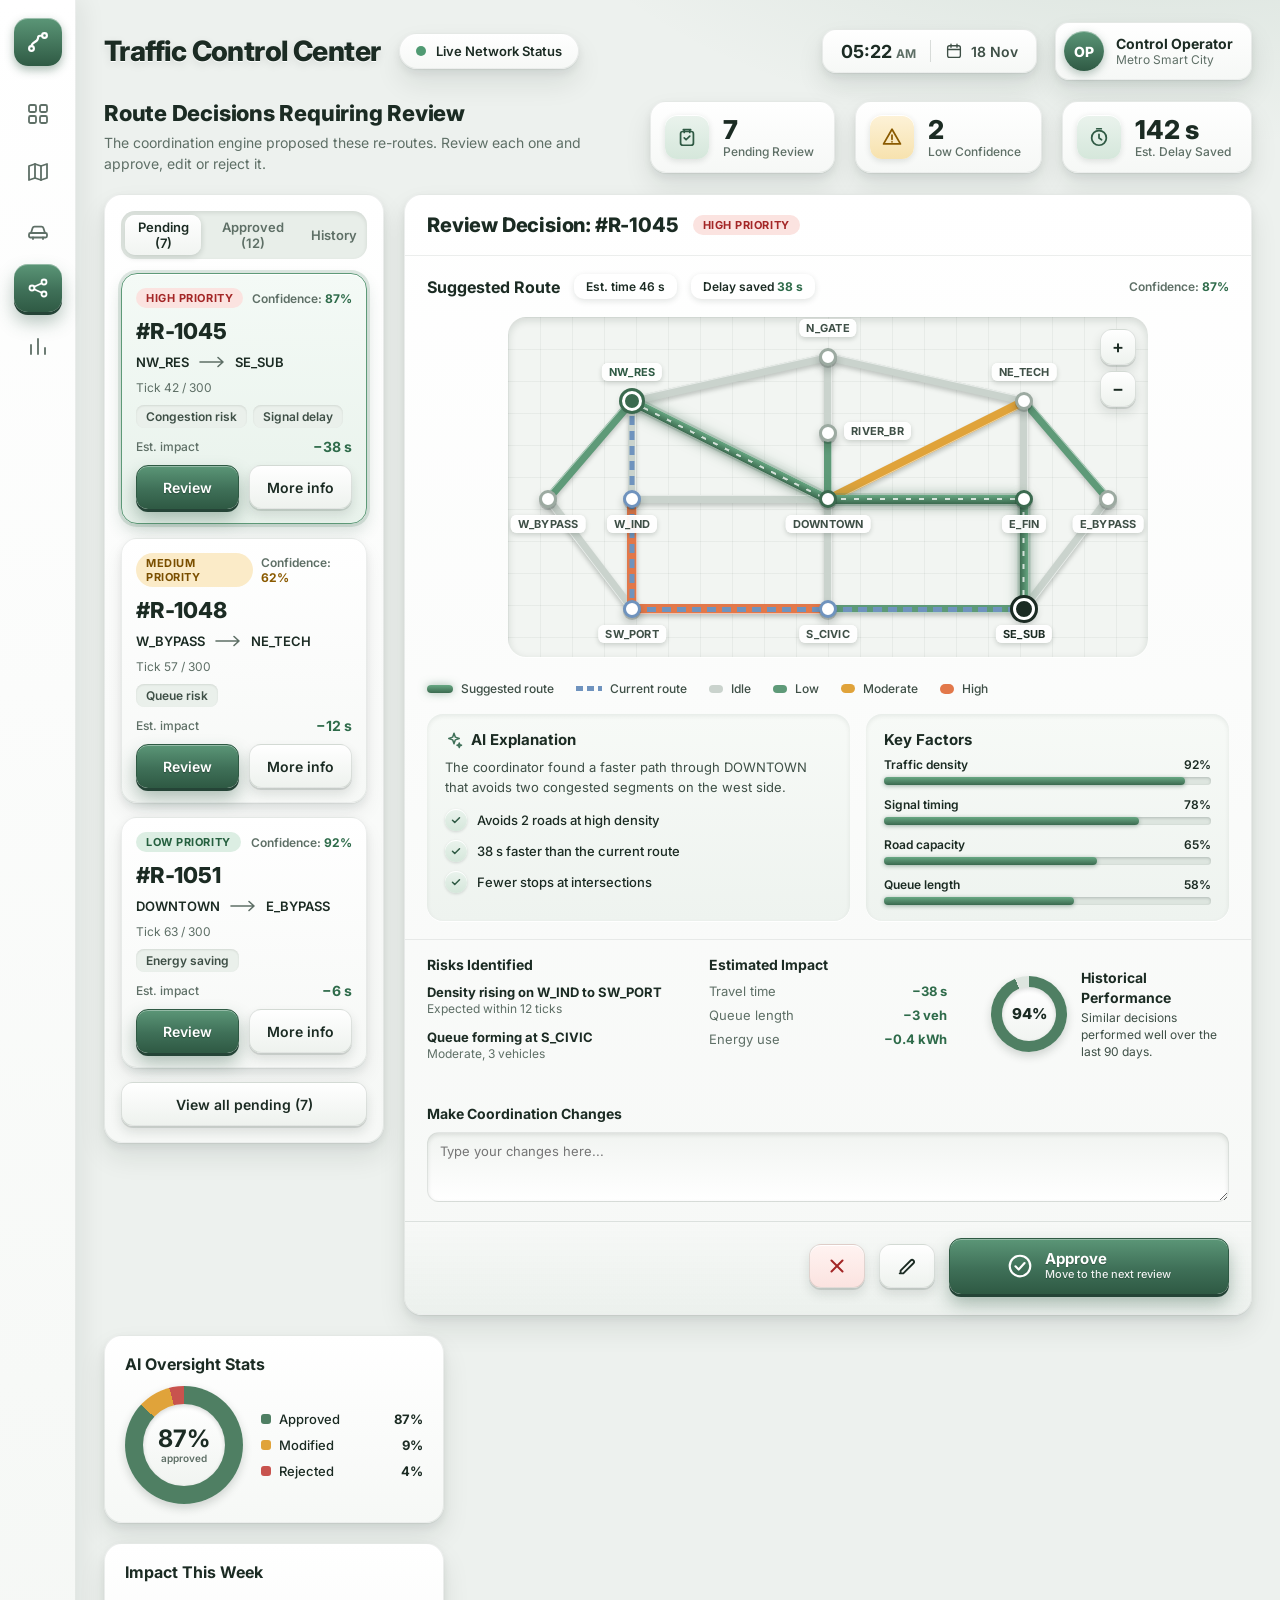
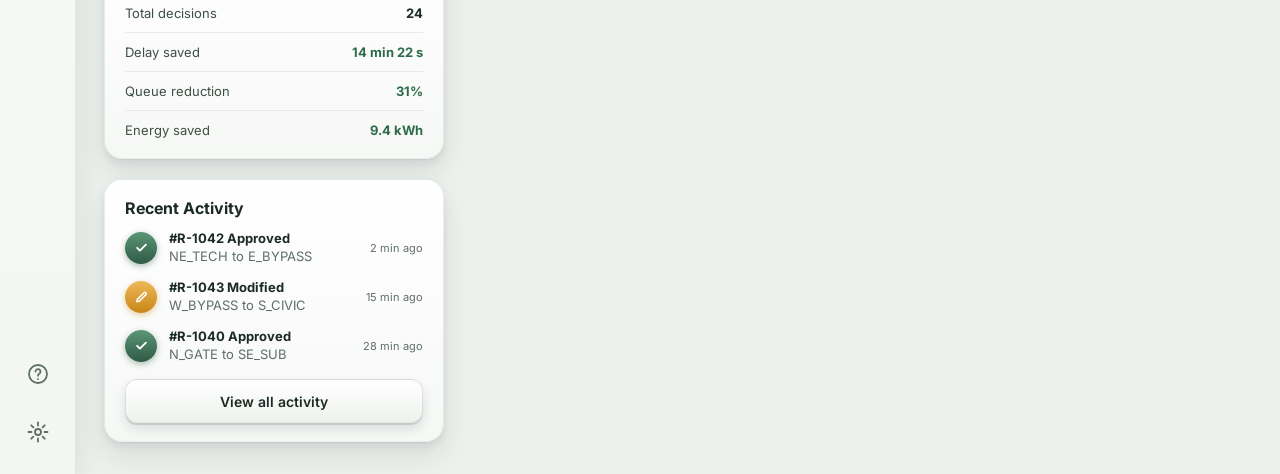
<file: handoff/reference/index.html>
<!doctype html>
<html lang="en">
<head>
<meta charset="utf-8">
<meta name="viewport" content="width=device-width, initial-scale=1">
<title>Traffic Control Center</title>
<link rel="preconnect" href="https://fonts.googleapis.com">
<link href="https://fonts.googleapis.com/css2?family=Inter:wght@400;500;600;700;800&display=swap" rel="stylesheet">
<link rel="stylesheet" href="./styles.css">
</head>
<body>
<!-- Static reference of the target UI. Dynamic regions have ids and are filled by app.js.
     Open this file directly in a browser (no build step) to see the target look. -->
<div class="app">

  <nav class="rail" aria-label="Primary">
    <div class="logo" aria-hidden="true">
      <svg width="26" height="26" viewBox="0 0 24 24" fill="none" stroke="currentColor" stroke-width="2" stroke-linecap="round" stroke-linejoin="round"><circle cx="6" cy="18" r="2.2"/><circle cx="18" cy="6" r="2.2"/><path d="M6 15.8c0-4 6-3.6 6-7.6 0-1.2.8-2 2-2h1.8"/></svg>
    </div>
    <button class="rail-btn" aria-label="Overview"><svg width="24" height="24" viewBox="0 0 24 24" fill="none" stroke="currentColor" stroke-width="1.8" stroke-linecap="round" stroke-linejoin="round" aria-hidden="true"><rect x="3" y="3" width="7" height="7" rx="1.5"/><rect x="14" y="3" width="7" height="7" rx="1.5"/><rect x="3" y="14" width="7" height="7" rx="1.5"/><rect x="14" y="14" width="7" height="7" rx="1.5"/></svg></button>
    <button class="rail-btn" aria-label="Live simulation"><svg width="24" height="24" viewBox="0 0 24 24" fill="none" stroke="currentColor" stroke-width="1.8" stroke-linecap="round" stroke-linejoin="round" aria-hidden="true"><path d="M9 4L3 6v14l6-2 6 2 6-2V4l-6 2-6-2z"/><path d="M9 4v14M15 6v14"/></svg></button>
    <button class="rail-btn" aria-label="Vehicles"><svg width="24" height="24" viewBox="0 0 24 24" fill="none" stroke="currentColor" stroke-width="1.8" stroke-linecap="round" stroke-linejoin="round" aria-hidden="true"><path d="M5 15l1.6-5a2 2 0 011.9-1.4h7a2 2 0 011.9 1.4L19 15"/><rect x="3" y="15" width="18" height="4.5" rx="1.5"/><path d="M7 19.5V21M17 19.5V21"/></svg></button>
    <button class="rail-btn on" aria-label="Coordination" aria-current="page"><svg width="24" height="24" viewBox="0 0 24 24" fill="none" stroke="currentColor" stroke-width="1.8" stroke-linecap="round" stroke-linejoin="round" aria-hidden="true"><circle cx="6" cy="12" r="2.5"/><circle cx="18" cy="6" r="2.5"/><circle cx="18" cy="18" r="2.5"/><path d="M8.2 10.8l7.6-3.6M8.2 13.2l7.6 3.6"/></svg></button>
    <button class="rail-btn" aria-label="Analytics"><svg width="24" height="24" viewBox="0 0 24 24" fill="none" stroke="currentColor" stroke-width="1.8" stroke-linecap="round" stroke-linejoin="round" aria-hidden="true"><path d="M5 20V11M12 20V5M19 20v-6"/></svg></button>
    <div class="rail-gap"></div>
    <button class="rail-btn" aria-label="About"><svg width="24" height="24" viewBox="0 0 24 24" fill="none" stroke="currentColor" stroke-width="1.8" stroke-linecap="round" stroke-linejoin="round" aria-hidden="true"><circle cx="12" cy="12" r="9"/><path d="M9.5 9.6a2.5 2.5 0 114 2c-.9.6-1.5 1-1.5 2.2M12 17h.01"/></svg></button>
    <button class="rail-btn" aria-label="Settings"><svg width="24" height="24" viewBox="0 0 24 24" fill="none" stroke="currentColor" stroke-width="1.8" stroke-linecap="round" stroke-linejoin="round" aria-hidden="true"><circle cx="12" cy="12" r="3"/><path d="M12 2.5v3M12 18.5v3M2.5 12h3M18.5 12h3M5.3 5.3l2.1 2.1M16.6 16.6l2.1 2.1M18.7 5.3l-2.1 2.1M7.4 16.6l-2.1 2.1"/></svg></button>
  </nav>

  <main class="main">
    <header class="topbar">
      <h1>Traffic Control Center</h1>
      <div class="card pill"><span class="dot pulse" aria-hidden="true"></span><span id="live-status">Live Network Status</span></div>
      <div class="spacer"></div>
      <div class="card capsule">
        <span class="time" id="clock">05:22 <small>AM</small></span>
        <span class="sep" aria-hidden="true"></span>
        <span class="date"><svg width="18" height="18" viewBox="0 0 24 24" fill="none" stroke="currentColor" stroke-width="1.8" stroke-linecap="round" stroke-linejoin="round" aria-hidden="true"><rect x="3.5" y="5" width="17" height="15.5" rx="2.5"/><path d="M3.5 10h17M8 3v4M16 3v4"/></svg><span id="date">18 Nov</span></span>
      </div>
      <div class="card profile">
        <span class="avatar" aria-hidden="true">OP</span>
        <span class="who"><strong>Control Operator</strong><span>Metro Smart City</span></span>
      </div>
    </header>

    <div class="intro">
      <div class="intro-text">
        <h2>Route Decisions Requiring Review</h2>
        <p>The coordination engine proposed these re-routes. Review each one and approve, edit or reject it.</p>
      </div>
      <div class="card kpi lift"><span class="kpi-icon" aria-hidden="true"><svg width="22" height="22" viewBox="0 0 24 24" fill="none" stroke="currentColor" stroke-width="1.9" stroke-linecap="round" stroke-linejoin="round"><path d="M8 4h8M9 4v3M15 4v3"/><rect x="5" y="6" width="14" height="15" rx="2.5"/><path d="M9 13l2 2 4-4"/></svg></span><span class="kpi-text"><b id="kpi-pending">7</b><span>Pending Review</span></span></div>
      <div class="card kpi lift"><span class="kpi-icon warn" aria-hidden="true"><svg width="22" height="22" viewBox="0 0 24 24" fill="none" stroke="currentColor" stroke-width="1.9" stroke-linecap="round" stroke-linejoin="round"><path d="M12 3.5L2.8 19.5h18.4L12 3.5z"/><path d="M12 10v4.5M12 17.2h.01"/></svg></span><span class="kpi-text"><b id="kpi-low">2</b><span>Low Confidence</span></span></div>
      <div class="card kpi lift"><span class="kpi-icon" aria-hidden="true"><svg width="22" height="22" viewBox="0 0 24 24" fill="none" stroke="currentColor" stroke-width="1.9" stroke-linecap="round" stroke-linejoin="round"><circle cx="12" cy="13" r="8"/><path d="M12 9v4.2l2.8 1.8M9.5 3h5"/></svg></span><span class="kpi-text"><b id="kpi-saved">142 s</b><span>Est. Delay Saved</span></span></div>
    </div>

    <div class="grid">
      <!-- LEFT: decision list -->
      <section class="card list" aria-label="Decision list">
        <div class="tabs" id="tabs"></div>
        <div class="cards" id="cards"></div>
        <button class="key full">View all pending (<span id="pending-count">7</span>)</button>
      </section>

      <!-- CENTER: review -->
      <section class="card review" aria-label="Review decision">
        <div class="review-head">
          <h3>Review Decision: #<span id="r-id"></span></h3>
          <span class="badge" id="r-pri"></span>
          <span class="badge status" id="r-status" hidden></span>
        </div>

        <div class="map-body">
          <div class="map-head">
            <h4>Suggested Route</h4>
            <span class="chip">Est. time <span id="r-time"></span></span>
            <span class="chip">Delay saved <b id="r-saved"></b></span>
            <div class="spacer"></div>
            <span class="conf">Confidence: <b id="r-conf"></b></span>
          </div>

          <div class="map-scroll">
            <div class="map" id="map" role="img" aria-label="Road network map: suggested route in green, current route as a blue dashed line">
              <div class="layer" id="map-roads"></div>
              <div id="map-nodes"></div>
              <div id="map-labels"></div>
              <div class="zoom">
                <button class="key" aria-label="Zoom in">+</button>
                <button class="key" aria-label="Zoom out">&minus;</button>
              </div>
            </div>
          </div>

          <div class="legend">
            <span><i style="width:26px;height:8px;background:linear-gradient(180deg,#68A883,#3B6A4F);box-shadow:0 0 8px rgba(79,127,99,.5)"></i>Suggested route</span>
            <span><i style="width:26px;height:5px;border-radius:0;background-image:repeating-linear-gradient(90deg,#6F93BE 0 7px,transparent 7px 11px)"></i>Current route</span>
            <span><i style="width:14px;height:8px;background:var(--road-idle)"></i>Idle</span>
            <span><i style="width:14px;height:8px;background:var(--road-low)"></i>Low</span>
            <span><i style="width:14px;height:9px;background:var(--road-moderate)"></i>Moderate</span>
            <span><i style="width:14px;height:10px;background:var(--road-high)"></i>High</span>
          </div>
        </div>

        <div class="insight">
          <div class="sunk panel">
            <h4><svg width="18" height="18" viewBox="0 0 24 24" fill="none" stroke="#3F7058" stroke-width="2" stroke-linecap="round" stroke-linejoin="round" aria-hidden="true"><path d="M12 3l1.8 5.2L19 10l-5.2 1.8L12 17l-1.8-5.2L5 10l5.2-1.8L12 3zM19 16l.8 2.2L22 19l-2.2.8L19 22l-.8-2.2L16 19l2.2-.8L19 16z"/></svg>AI Explanation</h4>
            <p id="r-expl"></p>
            <ul class="bullets" id="r-bullets"></ul>
          </div>
          <div class="sunk panel narrow">
            <h4>Key Factors</h4>
            <div class="factors" id="r-factors"></div>
          </div>
        </div>

        <div class="strip">
          <div class="cell"><h4>Risks Identified</h4><div id="r-risks"></div></div>
          <div class="cell"><h4>Estimated Impact</h4><div id="r-impact"></div></div>
          <div class="cell hist">
            <div class="donut" id="r-hist" style="width:76px;height:76px"><div style="width:54px;height:54px;font-size:15px" id="r-hist-n"></div></div>
            <div class="text"><strong>Historical Performance</strong>Similar decisions performed well over the last 90 days.</div>
          </div>
          <div class="cell wide">
            <label for="changes">Make Coordination Changes</label>
            <textarea id="changes" rows="3" placeholder="Type your changes here..."></textarea>
          </div>
        </div>

        <div class="actions">
          <button class="key square danger" id="btn-reject" aria-label="Reject decision"><svg width="22" height="22" viewBox="0 0 24 24" fill="none" stroke="currentColor" stroke-width="2.2" stroke-linecap="round" aria-hidden="true"><path d="M6 6l12 12M18 6L6 18"/></svg></button>
          <button class="key square" id="btn-edit" aria-label="Edit decision"><svg width="22" height="22" viewBox="0 0 24 24" fill="none" stroke="currentColor" stroke-width="2" stroke-linecap="round" stroke-linejoin="round" aria-hidden="true"><path d="M4 20h4L19 9a2.1 2.1 0 00-3-3L5 17v3z"/></svg></button>
          <button class="key go approve" id="btn-approve">
            <svg width="26" height="26" viewBox="0 0 24 24" fill="none" stroke="currentColor" stroke-width="2" stroke-linecap="round" stroke-linejoin="round" aria-hidden="true"><circle cx="12" cy="12" r="9.5"/><path d="M7.8 12.3l3 3 5.4-6"/></svg>
            <span class="t"><strong id="approve-label">Approve</strong><span id="approve-sub">Move to the next review</span></span>
          </button>
        </div>
      </section>

      <!-- RIGHT: stats -->
      <aside class="side" aria-label="Oversight statistics">
        <section class="card">
          <h3>AI Oversight Stats</h3>
          <div class="stats">
            <div class="donut" style="width:118px;height:118px;background:conic-gradient(#4F7F63 0 87%,#E0A33A 87% 96%,#C8534E 96% 100%)">
              <div style="width:82px;height:82px"><strong style="font-size:24px">87%</strong><span style="font-size:10px;font-weight:600;color:var(--muted)">approved</span></div>
            </div>
            <div class="legend-col">
              <div><i style="background:#4F7F63"></i><span>Approved</span><b>87%</b></div>
              <div><i style="background:#E0A33A"></i><span>Modified</span><b>9%</b></div>
              <div><i style="background:#C8534E"></i><span>Rejected</span><b>4%</b></div>
            </div>
          </div>
        </section>
        <section class="card">
          <h3>Impact This Week</h3>
          <div class="rows">
            <div><span>Total decisions</span><b>24</b></div>
            <div><span>Delay saved</span><b class="g">14 min 22 s</b></div>
            <div><span>Queue reduction</span><b class="g">31%</b></div>
            <div><span>Energy saved</span><b class="g">9.4 kWh</b></div>
          </div>
        </section>
        <section class="card">
          <h3>Recent Activity</h3>
          <ul class="activity" id="activity"></ul>
          <button class="key full" style="margin-top:16px">View all activity</button>
        </section>
      </aside>
    </div>
  </main>
</div>
<script src="./app.js"></script>
</body>
</html>
</file>
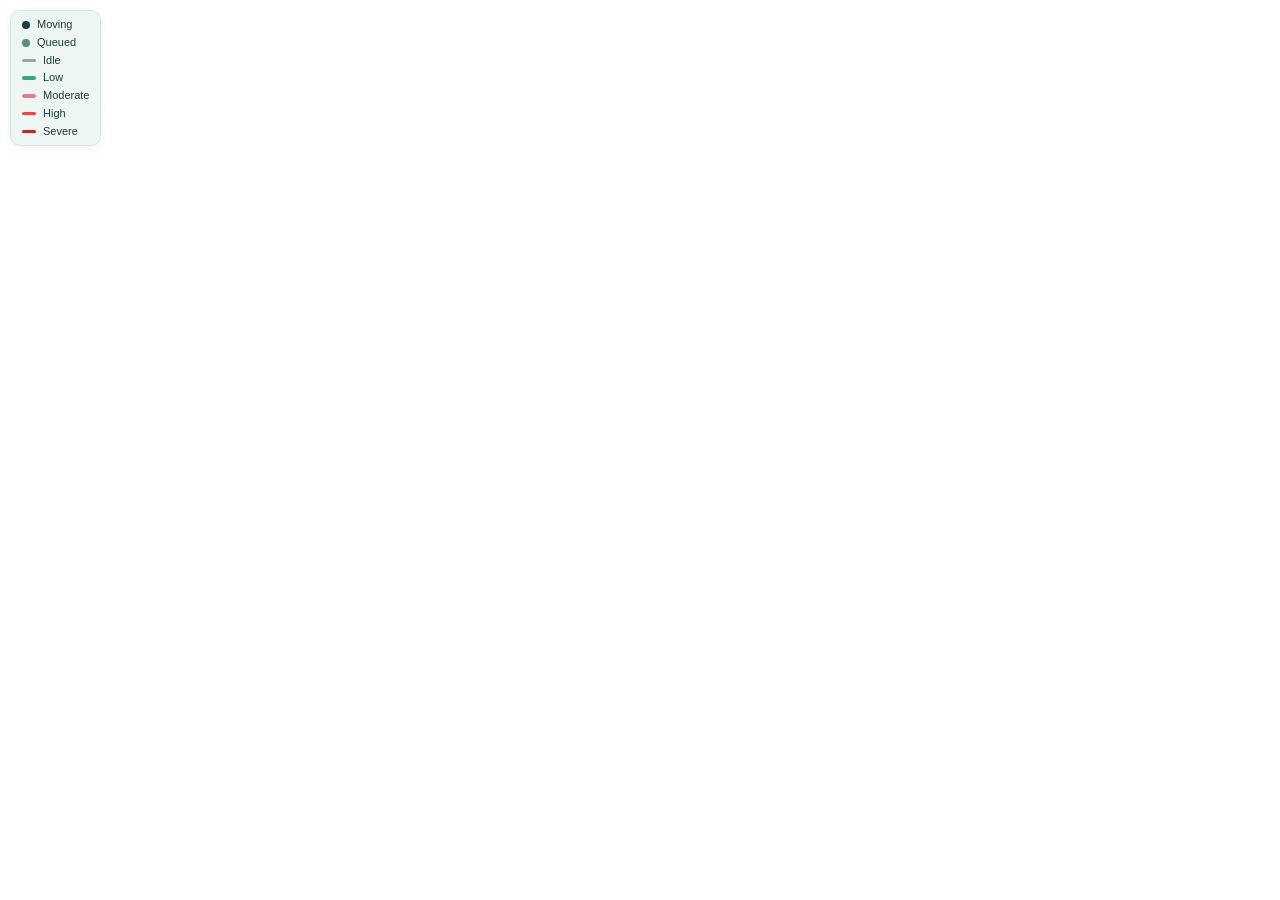
<file: visualization/live_map_component/index.html>
<!DOCTYPE html>
<html lang="en">
<head>
<meta charset="utf-8" />
<meta name="viewport" content="width=device-width, initial-scale=1.0" />
<style>
  * { box-sizing: border-box; margin: 0; padding: 0; }
  html, body {
    width: 100%;
    height: 100%;
    overflow: hidden;
    background: #FFFFFF;
    font-family: 'Inter', -apple-system, BlinkMacSystemFont, 'Segoe UI', sans-serif;
    user-select: none;
  }
  #wrap {
    position: relative;
    width: 100%;
    height: 100%;
    background: #FFFFFF;
    border-radius: 10px;
    overflow: hidden;
  }
  svg#city-svg {
    width: 100%;
    height: 100%;
    display: block;
    background: #FFFFFF;
  }
  .road-seg {
    stroke-linecap: round;
    transition: stroke 0.35s ease, stroke-width 0.35s ease, opacity 0.25s ease;
    cursor: pointer;
  }
  .road-shadow {
    stroke-linecap: round;
    pointer-events: none;
  }
  .road-label {
    font-size: 10px;
    font-weight: 600;
    fill: #536963;
    text-anchor: middle;
    dominant-baseline: central;
    pointer-events: none;
    paint-order: stroke fill;
    stroke: #FFFFFF;
    stroke-width: 3px;
    stroke-linejoin: round;
  }
  .node-circle {
    fill: #FFFFFF;
    stroke: #1F3D3A;
    stroke-width: 2.4px;
    cursor: pointer;
    transition: r 0.15s ease;
  }
  .node-circle:hover {
    stroke-width: 3.2px;
  }
  .node-label-bg {
    fill: #D9EDE5;
    stroke: #D7E6DF;
    stroke-width: 1px;
    rx: 5px;
    ry: 5px;
    pointer-events: none;
  }
  .node-label-txt {
    font-size: 10.5px;
    font-weight: 700;
    fill: #1F3D3A;
    text-anchor: middle;
    dominant-baseline: central;
    pointer-events: none;
  }
  .veh-group {
    cursor: pointer;
  }
  #legend {
    position: absolute;
    left: 10px;
    top: 10px;
    background: rgba(237, 246, 243, 0.94);
    border: 1px solid #D7E6DF;
    border-radius: 10px;
    padding: 7px 11px;
    font-size: 11px;
    color: #1F3D3A;
    display: flex;
    flex-direction: column;
    gap: 4px;
    box-shadow: 0 2px 8px rgba(31, 61, 58, 0.06);
    pointer-events: none;
  }
  .leg-row {
    display: flex;
    align-items: center;
    gap: 7px;
    line-height: 1.25;
    font-weight: 500;
  }
  .leg-dot {
    width: 8px;
    height: 8px;
    border-radius: 50%;
    flex-shrink: 0;
  }
  .leg-line {
    width: 14px;
    height: 3.5px;
    border-radius: 2px;
    flex-shrink: 0;
  }
  #tooltip {
    position: absolute;
    display: none;
    pointer-events: none;
    z-index: 20;
    max-width: 270px;
    background: #FFFFFF;
    border: 1px solid #D7E6DF;
    border-left: 3.5px solid #34A58A;
    border-radius: 9px;
    padding: 8px 10px;
    font-size: 11.5px;
    line-height: 1.45;
    color: #1F3D3A;
    box-shadow: 0 6px 16px rgba(31, 61, 58, 0.12);
  }
  #tooltip.alert {
    border-left-color: #E5484D;
  }
</style>
</head>
<body>
<div id="wrap">
  <svg id="city-svg" preserveAspectRatio="xMidYMid meet">
    <g id="layer-shadows"></g>
    <g id="layer-roads"></g>
    <g id="layer-road-labels"></g>
    <g id="layer-nodes"></g>
    <g id="layer-vehicles"></g>
    <g id="layer-node-labels"></g>
  </svg>
  <div id="legend">
    <div class="leg-row"><span class="leg-dot" style="background:#1F3D3A;"></span>Moving</div>
    <div class="leg-row"><span class="leg-dot" style="background:#5A8F7B;"></span>Queued</div>
    <div class="leg-row"><span class="leg-line" style="background:#98A6A1;"></span>Idle</div>
    <div class="leg-row"><span class="leg-line" style="background:#34A58A;"></span>Low</div>
    <div class="leg-row"><span class="leg-line" style="background:#E87C80;"></span>Moderate</div>
    <div class="leg-row"><span class="leg-line" style="background:#E5484D;"></span>High</div>
    <div class="leg-row"><span class="leg-line" style="background:#B8292E;"></span>Severe</div>
  </div>
  <div id="tooltip"></div>
</div>

<script>
(function () {
  const SVG_NS = "http://www.w3.org/2000/svg";
  const svg = document.getElementById("city-svg");
  const layerShadows = document.getElementById("layer-shadows");
  const layerRoads = document.getElementById("layer-roads");
  const layerRoadLabels = document.getElementById("layer-road-labels");
  const layerNodes = document.getElementById("layer-nodes");
  const layerVehicles = document.getElementById("layer-vehicles");
  const layerNodeLabels = document.getElementById("layer-node-labels");
  const tooltip = document.getElementById("tooltip");

  let currentTopoSig = "";
  let currentHeight = 390;
  let lastTick = -1;
  let roadEls = {};        // road_id -> { line, shadow, label, hoverHtml }
  let nodePositions = {};  // node_id -> { x, y }
  let vehPool = {};        // vehicle_id -> { g, halo, core, arrow, x, y, sx, sy, tx, ty, angle, sAngle, tAngle, hoverHtml, isWaiting }
  let animStart = 0;
  let animDur = 900;
  let rafId = null;

  function postToStreamlit(type, extra) {
    window.parent.postMessage(Object.assign({ isStreamlitMessage: true, type: type }, extra || {}), "*");
  }

  function el(tag, attrs) {
    const node = document.createElementNS(SVG_NS, tag);
    if (attrs) {
      for (const k in attrs) node.setAttribute(k, attrs[k]);
    }
    return node;
  }

  function showTip(evt, html, isAlert) {
    tooltip.innerHTML = html;
    tooltip.className = isAlert ? "alert" : "";
    tooltip.style.display = "block";
    const rect = document.getElementById("wrap").getBoundingClientRect();
    let left = evt.clientX - rect.left + 14;
    let top = evt.clientY - rect.top + 14;
    if (left + 250 > rect.width) left = Math.max(8, evt.clientX - rect.left - 250);
    if (top + 110 > rect.height) top = Math.max(8, evt.clientY - rect.top - 105);
    tooltip.style.left = left + "px";
    tooltip.style.top = top + "px";
  }

  function hideTip() {
    tooltip.style.display = "none";
  }

  function buildTransform(nodes, heightPx) {
    const W = 860;
    const H = Math.max(320, Math.round(heightPx * (860 / 920)));
    svg.setAttribute("viewBox", "0 0 " + W + " " + H);

    let minX = Infinity, maxX = -Infinity, minY = Infinity, maxY = -Infinity;
    nodes.forEach(n => {
      if (n.x < minX) minX = n.x;
      if (n.x > maxX) maxX = n.x;
      if (n.y < minY) minY = n.y;
      if (n.y > maxY) maxY = n.y;
    });
    const spanX = Math.max(1, maxX - minX);
    const spanY = Math.max(1, maxY - minY);
    const padLeft = 175, padRight = 115, padTop = 52, padBot = 52;
    const availW = W - padLeft - padRight;
    const availH = H - padTop - padBot;
    const scale = Math.min(availW / spanX, availH / spanY);
    const cx = padLeft + (availW - spanX * scale) / 2;
    const cy = padTop + (availH - spanY * scale) / 2;

    return function (x, y) {
      return {
        x: cx + (x - minX) * scale,
        // Invert Y so higher simulation north sits near top
        y: cy + (maxY - y) * scale,
        scale: scale
      };
    };
  }

  function buildStaticNetwork(args) {
    const nodes = args.nodes || [];
    const roads = args.roads || [];
    const h = args.height || 390;
    const project = buildTransform(nodes, h);

    layerShadows.innerHTML = "";
    layerRoads.innerHTML = "";
    layerRoadLabels.innerHTML = "";
    layerNodes.innerHTML = "";
    layerNodeLabels.innerHTML = "";
    roadEls = {};
    nodePositions = {};

    let minX = Infinity, maxX = -Infinity, minY = Infinity, maxY = -Infinity;
    nodes.forEach(n => {
      const p = project(n.x, n.y);
      nodePositions[n.id] = { x: p.x, y: p.y, rawX: n.x, rawY: n.y, name: n.name, connected: n.connected };
      if (p.x < minX) minX = p.x;
      if (p.x > maxX) maxX = p.x;
      if (p.y < minY) minY = p.y;
      if (p.y > maxY) maxY = p.y;
    });
    const midX = (minX + maxX) / 2;

    // 1. Static Road Segments & Shadows (drawn once per topology!)
    roads.forEach(r => {
      const u = nodePositions[r.from];
      const v = nodePositions[r.to];
      if (!u || !v) return;
      const dx = v.x - u.x, dy = v.y - u.y;
      const len = Math.hypot(dx, dy) || 1;
      // Mirror _offset_segment normal: raw Y was flipped so visual right-hand offset separates bidirectional lanes cleanly
      const laneOffset = 9.5;
      const nx = (dy / len) * laneOffset;
      const ny = (-dx / len) * laneOffset;
      const x0 = u.x + nx, y0 = u.y + ny;
      const x1 = v.x + nx, y1 = v.y + ny;

      const shadow = el("line", {
        x1: x0 + 2.2, y1: y0 + 3.2, x2: x1 + 2.2, y2: y1 + 3.2,
        stroke: "rgba(31, 61, 58, 0.08)",
        "stroke-width": 5,
        class: "road-shadow"
      });
      layerShadows.appendChild(shadow);

      const line = el("line", {
        x1: x0, y1: y0, x2: x1, y2: y1,
        stroke: r.color,
        "stroke-width": r.width,
        class: "road-seg"
      });
      line.addEventListener("mousemove", (evt) => showTip(evt, roadEls[r.id].hoverHtml, r.isAlert));
      line.addEventListener("mouseleave", hideTip);
      layerRoads.appendChild(line);

      const lbl = el("text", {
        x: (x0 + x1) / 2,
        y: (y0 + y1) / 2,
        class: "road-label"
      });
      lbl.textContent = r.label || "";
      lbl.style.display = r.label ? "block" : "none";
      layerRoadLabels.appendChild(lbl);

      roadEls[r.id] = {
        line: line,
        shadow: shadow,
        label: lbl,
        x0: x0, y0: y0, x1: x1, y1: y1,
        hoverHtml: r.hover
      };
    });

    // 2. Static Intersection Nodes & Labels
    nodes.forEach(n => {
      const p = nodePositions[n.id];
      const c = el("circle", { cx: p.x, cy: p.y, r: 7.5, class: "node-circle" });
      const nodeTip = "<b>" + n.name + "</b> (" + n.id + ")<br>Connected segments: " + n.connected;
      c.addEventListener("mousemove", (evt) => showTip(evt, nodeTip, false));
      c.addEventListener("mouseleave", hideTip);
      layerNodes.appendChild(c);

      let dx = 0, dy = 21;
      if (p.y <= minY + 30) { dx = 0; dy = -21; }
      else if (p.y >= maxY - 30) { dx = 0; dy = 21; }
      else if (p.x <= minX + 45) { dx = -48; dy = 0; }
      else if (p.x >= maxX - 45) { dx = 48; dy = 0; }
      else { dx = p.x >= midX ? 28 : -28; dy = -18; }

      const lx = p.x + dx, ly = p.y + dy;
      const tw = Math.max(46, n.id.length * 7.2 + 12);
      const bg = el("rect", { x: lx - tw / 2, y: ly - 9.5, width: tw, height: 19, class: "node-label-bg" });
      const txt = el("text", { x: lx, y: ly, class: "node-label-txt" });
      txt.textContent = n.id;
      layerNodeLabels.appendChild(bg);
      layerNodeLabels.appendChild(txt);
    });
  }

  function updateRoadsInPlace(roads, showLabels) {
    roads.forEach(r => {
      const entry = roadEls[r.id];
      if (!entry) return;
      entry.line.setAttribute("stroke", r.color);
      entry.line.setAttribute("stroke-width", r.width);
      entry.shadow.setAttribute("stroke-width", r.width + 2.6);
      entry.hoverHtml = r.hover;
      if (showLabels && r.label) {
        entry.label.textContent = r.label;
        entry.label.style.display = "block";
      } else {
        entry.label.style.display = "none";
      }
    });
  }

  function lerpAngle(a, b, t) {
    let diff = ((b - a + 540) % 360) - 180;
    return a + diff * t;
  }

  function stepAnimation(now) {
    const t = Math.min(1, (now - animStart) / Math.max(1, animDur));
    // Smooth linear-eased interpolation matching continuous vehicle motion
    const ease = t;
    let activeMotion = false;

    for (const vid in vehPool) {
      const v = vehPool[vid];
      const cx = v.sx + (v.tx - v.sx) * ease;
      const cy = v.sy + (v.ty - v.sy) * ease;
      const ca = lerpAngle(v.sAngle, v.tAngle, ease);
      v.x = cx;
      v.y = cy;
      v.angle = ca;
      v.g.setAttribute("transform", "translate(" + cx.toFixed(2) + "," + cy.toFixed(2) + ")");
      v.arrow.setAttribute("transform", "rotate(" + ca.toFixed(1) + ") translate(0, -10.5)");
      if (t < 1 && (Math.abs(v.tx - v.sx) > 0.2 || Math.abs(v.ty - v.sy) > 0.2)) {
        activeMotion = true;
      }
    }

    if (activeMotion && t < 1) {
      rafId = requestAnimationFrame(stepAnimation);
    } else {
      rafId = null;
    }
  }

  function updateVehiclesInPlace(vehicles, snapImmediate) {
    const incomingIds = new Set();

    vehicles.forEach(v => {
      incomingIds.add(v.id);
      let tx = null, ty = null, targetAngle = 0;

      if (v.roadId && roadEls[v.roadId]) {
        const seg = roadEls[v.roadId];
        const ratio = Math.max(0, Math.min(1, v.progress));
        tx = seg.x0 + (seg.x1 - seg.x0) * ratio;
        ty = seg.y0 + (seg.y1 - seg.y0) * ratio;
        targetAngle = Math.atan2(seg.x1 - seg.x0, -(seg.y1 - seg.y0)) * 180 / Math.PI;
      } else if (v.nodeId && nodePositions[v.nodeId]) {
        const np = nodePositions[v.nodeId];
        tx = np.x;
        ty = np.y;
        if (v.nextNodeId && nodePositions[v.nextNodeId]) {
          const nxt = nodePositions[v.nextNodeId];
          targetAngle = Math.atan2(nxt.x - np.x, -(nxt.y - np.y)) * 180 / Math.PI;
        }
      }
      if (tx === null) return;

      const coreColor = v.waiting ? "#5A8F7B" : "#1F3D3A";
      const haloColor = v.waiting ? "#5A8F7B" : "#34A58A";

      let obj = vehPool[v.id];
      if (!obj) {
        const g = el("g", { class: "veh-group", transform: "translate(" + tx + "," + ty + ")" });
        const halo = el("circle", { cx: 0, cy: 0, r: 9.5, fill: haloColor, opacity: "0.26" });
        const core = el("circle", { cx: 0, cy: 0, r: 4.8, fill: coreColor, stroke: "#FFFFFF", "stroke-width": "1.6" });
        const arrow = el("polygon", {
          points: "0,-3.2 2.6,2.2 -2.6,2.2",
          fill: coreColor,
          transform: "rotate(" + targetAngle + ") translate(0, -10.5)"
        });
        g.appendChild(halo);
        g.appendChild(core);
        g.appendChild(arrow);
        g.addEventListener("mousemove", (evt) => showTip(evt, vehPool[v.id].hoverHtml, vehPool[v.id].waiting));
        g.addEventListener("mouseleave", hideTip);
        layerVehicles.appendChild(g);

        obj = vehPool[v.id] = {
          g: g, halo: halo, core: core, arrow: arrow,
          x: tx, y: ty, sx: tx, sy: ty, tx: tx, ty: ty,
          angle: targetAngle, sAngle: targetAngle, tAngle: targetAngle,
          hoverHtml: v.hover, waiting: v.waiting
        };
      } else {
        obj.hoverHtml = v.hover;
        obj.waiting = v.waiting;
        obj.halo.setAttribute("fill", haloColor);
        obj.core.setAttribute("fill", coreColor);
        obj.arrow.setAttribute("fill", coreColor);

        const jumpDist = Math.hypot(tx - obj.x, ty - obj.y);
        if (snapImmediate || jumpDist > 220) {
          obj.sx = obj.tx = obj.x = tx;
          obj.sy = obj.ty = obj.y = ty;
          obj.sAngle = obj.tAngle = obj.angle = targetAngle;
          obj.g.setAttribute("transform", "translate(" + tx.toFixed(2) + "," + ty.toFixed(2) + ")");
          obj.arrow.setAttribute("transform", "rotate(" + targetAngle.toFixed(1) + ") translate(0, -10.5)");
        } else {
          obj.sx = obj.x;
          obj.sy = obj.y;
          obj.tx = tx;
          obj.ty = ty;
          obj.sAngle = obj.angle;
          obj.tAngle = targetAngle;
        }
      }
    });

    // Remove vehicles that completed or were cleared on reset
    for (const vid in vehPool) {
      if (!incomingIds.has(vid)) {
        const entry = vehPool[vid];
        if (entry && entry.g && entry.g.parentNode) {
          entry.g.parentNode.removeChild(entry.g);
        }
        delete vehPool[vid];
      }
    }

    if (!snapImmediate) {
      animStart = performance.now();
      if (rafId) cancelAnimationFrame(rafId);
      rafId = requestAnimationFrame(stepAnimation);
    }
  }

  window.addEventListener("message", function (event) {
    if (!event.data || event.data.type !== "streamlit:render") return;
    const args = event.data.args || {};
    const h = args.height || 390;

    if (h !== currentHeight) {
      currentHeight = h;
      document.getElementById("wrap").style.height = h + "px";
      postToStreamlit("streamlit:setFrameHeight", { height: h });
    }

    const sig = args.topoSig || "";
    if (sig !== currentTopoSig) {
      currentTopoSig = sig;
      vehPool = {};
      layerVehicles.innerHTML = "";
      buildStaticNetwork(args);
      postToStreamlit("streamlit:setFrameHeight", { height: h });
    }

    const tick = args.tick || 0;
    const snapImmediate = (tick === 0) || (lastTick < 0) || (tick < lastTick);
    lastTick = tick;

    updateRoadsInPlace(args.roads || [], Boolean(args.showRoadLabels));
    updateVehiclesInPlace(args.vehicles || [], snapImmediate);
  });

  postToStreamlit("streamlit:componentReady", { apiVersion: 1 });
  postToStreamlit("streamlit:setFrameHeight", { height: 390 });
})();
</script>
</body>
</html>
</file>
<file: handoff/reference/styles.css>
/* ==========================================================================
   Smart City Traffic Intelligence - design tokens + components
   Light theme, soft 3D (layered shadows, bevel highlights, pressable keys)
   ========================================================================== */
:root {
  --ink: #1B2B23;
  --soft: #3E4F46;
  --muted: #5E6F66;
  --bg: #EDF1EE;
  --card-top: #FFFFFF;
  --card-bot: #F6F8F6;
  --border: rgba(20, 40, 30, .08);

  --accent-hi: #5B9677;
  --accent: #3F7058;
  --accent-lo: #2F5A44;
  --accent-edge: #254437;
  --good: #2E6B4A;
  --good-bg: #DCEEE3;
  --warn: #8A5A00;
  --warn-bg: #FBEBC8;
  --bad: #A32626;
  --bad-bg: #FBE3E0;

  /* congestion scale (never rely on colour alone: thickness also changes) */
  --road-idle: #CAD3CD;
  --road-low: #5E9A78;
  --road-moderate: #E0A33A;
  --road-high: #E2784A;
  --road-severe: #C8534E;
  --route-alt: #6F93BE;

  --radius-card: 18px;
  --radius-key: 12px;

  --shadow-card:
    0 1px 1px rgba(16, 32, 24, .05),
    0 4px 8px rgba(16, 32, 24, .07),
    0 14px 28px rgba(16, 32, 24, .09),
    inset 0 1px 0 #fff;
  --shadow-key:
    inset 0 1px 0 #fff,
    0 2px 0 rgba(16, 32, 24, .12),
    0 6px 12px rgba(16, 32, 24, .12);
  --shadow-inset: inset 0 2px 4px rgba(16, 32, 24, .10);
}

* { box-sizing: border-box; }
body {
  margin: 0; min-height: 100vh;
  font-family: 'Inter', system-ui, sans-serif; font-size: 14px; color: var(--ink);
  background:
    radial-gradient(1100px 520px at 92% -8%, rgba(79, 127, 99, .16), transparent 60%),
    radial-gradient(800px 480px at -8% 112%, rgba(79, 127, 99, .11), transparent 60%),
    var(--bg);
}
button, textarea { font-family: inherit; }
button { cursor: pointer; }
button:focus-visible, textarea:focus-visible { outline: 3px solid rgba(79, 127, 99, .5); outline-offset: 2px; }
h1, h2, h3, h4, p, ul { margin: 0; }
ul { padding: 0; list-style: none; }

/* ---------- surfaces & keys ---------- */
.card {
  background: linear-gradient(180deg, var(--card-top), var(--card-bot));
  border: 1px solid var(--border); border-radius: var(--radius-card);
  box-shadow: var(--shadow-card);
}
.lift { transition: transform .2s ease, box-shadow .2s ease; }
.lift:hover { transform: translateY(-3px); }

.key {
  min-height: 44px; padding: 0 18px; font-size: 14px; font-weight: 600; color: var(--ink);
  border: 1px solid rgba(20, 40, 30, .12); border-radius: var(--radius-key);
  background: linear-gradient(180deg, #fff, #EEF2EE);
  box-shadow: var(--shadow-key);
  transition: transform .12s ease, box-shadow .12s ease;
}
.key:hover { transform: translateY(-2px); box-shadow: inset 0 1px 0 #fff, 0 4px 0 rgba(16, 32, 24, .12), 0 12px 20px rgba(16, 32, 24, .16); }
.key:active { transform: translateY(2px); box-shadow: inset 0 2px 4px rgba(16, 32, 24, .22); }
.key.go {
  color: #fff; border-color: var(--accent-lo); text-shadow: 0 1px 1px rgba(0, 0, 0, .3);
  background: linear-gradient(180deg, var(--accent-hi), var(--accent) 55%, var(--accent-lo));
  box-shadow: inset 0 1px 0 rgba(255, 255, 255, .35), 0 3px 0 var(--accent-edge), 0 10px 18px rgba(47, 90, 68, .38);
}
.key.go:hover { box-shadow: inset 0 1px 0 rgba(255, 255, 255, .35), 0 5px 0 var(--accent-edge), 0 16px 26px rgba(47, 90, 68, .42); }
.key.go:active { box-shadow: inset 0 3px 6px rgba(0, 0, 0, .35), 0 1px 0 var(--accent-edge); }
.key.danger { color: var(--bad); background: linear-gradient(180deg, #FFF3F1, var(--bad-bg)); }
.key.square { width: 56px; padding: 0; display: inline-flex; align-items: center; justify-content: center; }
.key.full { width: 100%; }

.sunk { background: linear-gradient(180deg, #F7FAF7, #EEF3EF); box-shadow: inset 0 2px 5px rgba(16, 32, 24, .08), 0 1px 0 #fff; border-radius: 16px; }

/* ---------- layout ---------- */
.app { display: flex; flex-wrap: wrap; align-items: stretch; min-height: 100vh; }
.rail {
  flex: 0 0 76px; display: flex; flex-direction: column; align-items: center; gap: 10px; padding: 18px 0;
  background: linear-gradient(180deg, #fff, #F3F6F3); border-right: 1px solid var(--border);
  box-shadow: 6px 0 24px rgba(16, 32, 24, .07);
}
.rail-gap { flex: 1 1 auto; min-height: 24px; }
.logo {
  width: 48px; height: 48px; margin-bottom: 14px; border-radius: 14px; color: #fff;
  display: flex; align-items: center; justify-content: center;
  background: linear-gradient(180deg, var(--accent-hi), var(--accent-lo));
  box-shadow: inset 0 1px 0 rgba(255, 255, 255, .4), 0 4px 10px rgba(47, 90, 68, .4);
}
.rail-btn {
  width: 48px; height: 48px; border: 0; border-radius: 14px; background: transparent; color: var(--muted);
  display: flex; align-items: center; justify-content: center; transition: transform .12s ease, background .12s ease;
}
.rail-btn:hover { background: #E9EFEA; transform: translateY(-2px); }
.rail-btn.on, .rail-btn.on:hover {
  color: #fff; background: linear-gradient(180deg, var(--accent-hi), var(--accent) 55%, var(--accent-lo));
  box-shadow: inset 0 1px 0 rgba(255, 255, 255, .35), 0 3px 0 var(--accent-edge), 0 10px 18px rgba(47, 90, 68, .35);
}
.main { flex: 999 1 640px; min-width: 0; padding: 22px 28px 32px; display: flex; flex-direction: column; gap: 20px; }

.topbar { display: flex; flex-wrap: wrap; align-items: center; gap: 14px 18px; }
.topbar h1 { font-size: 28px; line-height: 1.15; font-weight: 800; letter-spacing: -.02em; text-shadow: 0 1px 0 #fff, 0 3px 10px rgba(16, 32, 24, .10); }
.spacer { flex: 1 1 20px; }
.pill { display: flex; align-items: center; gap: 10px; padding: 9px 16px; border-radius: 999px; font-weight: 600; font-size: 13px; }
.dot { width: 10px; height: 10px; border-radius: 50%; background: #4F9A72; }
.dot.pulse { animation: pulse 1.8s ease-out infinite; }
@keyframes pulse { 0% { box-shadow: 0 0 0 0 rgba(79, 127, 99, .55); } 100% { box-shadow: 0 0 0 9px rgba(79, 127, 99, 0); } }
.capsule { display: flex; align-items: center; gap: 14px; padding: 10px 18px; border-radius: 14px; font-weight: 600; }
.capsule .time { font-size: 18px; font-weight: 700; }
.capsule small { font-size: 12px; color: var(--muted); }
.capsule .sep { width: 1px; height: 22px; background: rgba(20, 40, 30, .15); }
.capsule .date { display: flex; align-items: center; gap: 8px; color: var(--soft); }
.profile { display: flex; align-items: center; gap: 12px; padding: 8px 18px 8px 8px; border-radius: 14px; }
.avatar {
  width: 40px; height: 40px; border-radius: 50%; display: flex; align-items: center; justify-content: center;
  font-weight: 800; font-size: 14px; color: #fff; background: linear-gradient(180deg, var(--accent-hi), var(--accent-lo));
  box-shadow: inset 0 1px 0 rgba(255, 255, 255, .4), 0 3px 8px rgba(47, 90, 68, .35);
}
.profile .who { display: flex; flex-direction: column; line-height: 1.25; }
.profile .who span { font-size: 12px; color: var(--muted); }

.intro { display: flex; flex-wrap: wrap; align-items: center; gap: 14px 20px; }
.intro-text { flex: 1 1 320px; min-width: 0; }
.intro-text h2 { font-size: 22px; font-weight: 800; letter-spacing: -.01em; }
.intro-text p { margin-top: 6px; color: var(--muted); line-height: 1.5; }
.kpi { display: flex; align-items: center; gap: 14px; padding: 12px 20px 12px 14px; border-radius: 16px; }
.kpi-icon {
  width: 44px; height: 44px; border-radius: 12px; display: flex; align-items: center; justify-content: center;
  color: var(--accent-lo); background: linear-gradient(180deg, #EAF3ED, #D5E7DB); box-shadow: inset 0 1px 0 #fff, 0 2px 6px rgba(16, 32, 24, .12);
}
.kpi-icon.warn { color: var(--warn); background: linear-gradient(180deg, #FDF2D8, #F7E2AE); }
.kpi-text { display: flex; flex-direction: column; line-height: 1.2; }
.kpi-text b { font-size: 26px; font-weight: 800; }
.kpi-text span { font-size: 12px; color: var(--muted); font-weight: 500; }

.grid { display: flex; flex-wrap: wrap; gap: 20px; align-items: flex-start; }
.list, .side { flex: 1 1 280px; max-width: 340px; }
.list { padding: 16px; display: flex; flex-direction: column; gap: 14px; }
.side { display: flex; flex-direction: column; gap: 20px; }
.side .card { padding: 18px 20px; }
.side h3 { font-size: 16px; font-weight: 700; margin-bottom: 12px; }
.review { flex: 999 1 560px; min-width: 0; display: flex; flex-direction: column; }

/* ---------- decision list ---------- */
.tabs { display: flex; gap: 6px; padding: 4px; border-radius: 14px; background: #E8EEE9; box-shadow: inset 0 2px 4px rgba(16, 32, 24, .10); }
.tab { flex: 1 1 auto; min-height: 40px; border: 0; border-radius: 10px; font-size: 13px; font-weight: 600; color: var(--muted); background: transparent; }
.tab.on { color: var(--ink); background: linear-gradient(180deg, #fff, #F1F4F1); box-shadow: inset 0 1px 0 #fff, 0 2px 6px rgba(16, 32, 24, .18); }
.cards { display: flex; flex-direction: column; gap: 14px; }
.dcard {
  padding: 14px; border-radius: 16px; display: flex; flex-direction: column; gap: 10px;
  background: linear-gradient(180deg, #fff, #F6F8F6); border: 1px solid var(--border);
  box-shadow: 0 1px 1px rgba(16, 32, 24, .05), 0 4px 8px rgba(16, 32, 24, .07), 0 10px 20px rgba(16, 32, 24, .07), inset 0 1px 0 #fff;
  transition: transform .2s ease, box-shadow .2s ease;
}
.dcard:hover { transform: translateY(-2px); }
.dcard.sel {
  background: linear-gradient(180deg, #F4FAF6, #E8F2EB); border-color: #5E9A78;
  box-shadow: 0 0 0 3px rgba(79, 127, 99, .18), 0 8px 16px rgba(47, 90, 68, .18), inset 0 1px 0 #fff;
}
.row { display: flex; align-items: center; justify-content: space-between; gap: 8px; }
.badge { padding: 3px 10px; border-radius: 999px; font-size: 11px; font-weight: 700; letter-spacing: .05em; text-transform: uppercase; }
.badge.high { color: var(--bad); background: var(--bad-bg); }
.badge.medium { color: #7A4F00; background: var(--warn-bg); }
.badge.low { color: #25603F; background: var(--good-bg); }
.badge.status { color: #fff; background: var(--accent); }
.conf { font-size: 12px; font-weight: 600; color: var(--muted); }
.conf b.hi { color: var(--good); } .conf b.mid { color: var(--ink); } .conf b.lo { color: var(--warn); }
.dcard .id { font-size: 22px; font-weight: 800; letter-spacing: -.01em; }
.dcard .route { display: flex; align-items: center; gap: 10px; font-size: 13px; font-weight: 600; }
.dcard .tick { font-size: 12px; color: var(--muted); }
.tags { display: flex; flex-wrap: wrap; gap: 6px; }
.tag { padding: 4px 10px; border-radius: 8px; font-size: 12px; font-weight: 600; color: var(--soft); background: #EAF0EB; box-shadow: inset 0 1px 2px rgba(16, 32, 24, .10); }
.impact { font-size: 12px; color: var(--muted); font-weight: 500; }
.impact b { font-size: 14px; color: var(--good); }
.btns { display: flex; gap: 10px; }
.btns .key { flex: 1 1 0; padding: 0 10px; }

/* ---------- review panel ---------- */
.review-head { display: flex; flex-wrap: wrap; align-items: center; gap: 10px 14px; padding: 18px 22px; border-bottom: 1px solid var(--border); }
.review-head h3 { font-size: 20px; font-weight: 800; letter-spacing: -.01em; }
.map-head { display: flex; flex-wrap: wrap; align-items: center; gap: 10px 14px; }
.map-head h4 { font-size: 16px; font-weight: 700; }
.chip { padding: 5px 12px; border-radius: 10px; font-size: 12px; font-weight: 600; background: #fff; box-shadow: inset 0 1px 0 #fff, 0 2px 6px rgba(16, 32, 24, .12); }
.chip b { color: var(--good); }
.map-body { padding: 18px 22px 6px; display: flex; flex-direction: column; gap: 14px; }
.map-scroll { overflow-x: auto; padding: 4px 2px 10px; }
.map {
  position: relative; width: 640px; height: 340px; margin: 0 auto; border-radius: 18px; overflow: hidden;
  background-color: #F2F5F2;
  background-image: linear-gradient(rgba(20, 40, 30, .05) 1px, transparent 1px), linear-gradient(90deg, rgba(20, 40, 30, .05) 1px, transparent 1px);
  background-size: 32px 32px;
  box-shadow: inset 0 3px 8px rgba(16, 32, 24, .14), 0 1px 0 #fff;
}
.map .layer { position: absolute; inset: 0; filter: drop-shadow(0 3px 2px rgba(16, 32, 24, .22)); }
.map .seg { position: absolute; border-radius: 99px; transform-origin: 0 50%; }
.map .seg.road { box-shadow: inset 0 1px 0 rgba(255, 255, 255, .55); }
.map .seg.alt { background-image: repeating-linear-gradient(90deg, var(--route-alt) 0 9px, transparent 9px 15px); }
.map .seg.sug {
  background-image: repeating-linear-gradient(90deg, rgba(255, 255, 255, .75) 0 5px, transparent 5px 13px), linear-gradient(180deg, #68A883, #3B6A4F);
  background-size: 100% 2px, 100% 100%; background-position: center, center; background-repeat: no-repeat;
  box-shadow: 0 0 0 2px rgba(79, 127, 99, .22), 0 0 14px rgba(79, 127, 99, .5);
}
.map .node { position: absolute; border-radius: 50%; box-shadow: 0 2px 0 rgba(16, 32, 24, .18), 0 5px 8px rgba(16, 32, 24, .25); }
.map .label {
  position: absolute; padding: 2px 7px; border-radius: 6px; font-size: 11px; font-weight: 700; letter-spacing: .02em; white-space: nowrap;
  color: var(--soft); background: rgba(255, 255, 255, .94); box-shadow: inset 0 1px 0 #fff, 0 2px 5px rgba(16, 32, 24, .18);
}
.map .zoom { position: absolute; right: 12px; top: 12px; display: flex; flex-direction: column; gap: 6px; }
.map .zoom .key { min-height: 36px; width: 36px; padding: 0; font-size: 18px; line-height: 1; }
.legend { display: flex; flex-wrap: wrap; gap: 8px 22px; font-size: 12px; font-weight: 500; color: var(--soft); }
.legend span { display: flex; align-items: center; gap: 8px; }
.legend i { display: inline-block; border-radius: 9px; }

.insight { display: flex; flex-wrap: wrap; gap: 16px; padding: 12px 22px 18px; }
.panel { flex: 1 1 300px; min-width: 0; padding: 16px 18px; }
.panel.narrow { flex-basis: 240px; }
.panel h4 { font-size: 15px; font-weight: 700; margin-bottom: 8px; display: flex; align-items: center; gap: 8px; }
.panel p { font-size: 13px; line-height: 1.55; color: var(--soft); margin-bottom: 12px; }
.bullets { display: flex; flex-direction: column; gap: 9px; }
.bullets li { display: flex; align-items: center; gap: 10px; font-size: 13px; font-weight: 500; }
.tick-ico { flex: 0 0 22px; width: 22px; height: 22px; border-radius: 50%; display: flex; align-items: center; justify-content: center; background: linear-gradient(180deg, #EAF3ED, #D5E7DB); box-shadow: inset 0 1px 0 #fff, 0 1px 3px rgba(16, 32, 24, .15); }
.factors { display: flex; flex-direction: column; gap: 12px; }
.factor .top { display: flex; justify-content: space-between; font-size: 12px; font-weight: 600; margin-bottom: 5px; }
.bar { height: 8px; border-radius: 99px; background: #DDE5DF; box-shadow: inset 0 1px 3px rgba(16, 32, 24, .2); }
.bar > i { display: block; height: 8px; border-radius: 99px; background: linear-gradient(180deg, #68A883, #3B6A4F); box-shadow: 0 1px 4px rgba(47, 90, 68, .45); }

.strip { display: flex; flex-wrap: wrap; border-top: 1px solid var(--border); }
.cell { flex: 1 1 200px; padding: 16px 22px; }
.cell.wide { flex-basis: 240px; }
.cell h4, .cell label { display: block; margin-bottom: 10px; font-size: 14px; font-weight: 700; }
.risk { font-size: 12px; line-height: 1.4; margin-bottom: 10px; }
.risk strong { display: block; font-size: 13px; }
.risk span { color: var(--muted); }
.kv { display: flex; justify-content: space-between; font-size: 13px; margin-bottom: 8px; }
.kv span { color: var(--muted); } .kv b { color: var(--good); }
.hist { display: flex; align-items: center; gap: 14px; }
.donut { border-radius: 50%; display: flex; align-items: center; justify-content: center; flex: 0 0 auto; box-shadow: 0 4px 10px rgba(16, 32, 24, .18); }
.donut > div { border-radius: 50%; background: linear-gradient(180deg, #fff, #F1F4F1); box-shadow: inset 0 2px 4px rgba(16, 32, 24, .16); display: flex; flex-direction: column; align-items: center; justify-content: center; font-weight: 800; line-height: 1.1; }
.hist .text { font-size: 12px; line-height: 1.45; color: var(--soft); }
.hist .text strong { display: block; font-size: 14px; color: var(--ink); }
textarea {
  width: 100%; resize: vertical; padding: 10px 12px; font-size: 13px; color: var(--ink);
  border: 1px solid rgba(20, 40, 30, .12); border-radius: 12px; background: linear-gradient(180deg, #F1F4F1, #fff); box-shadow: var(--shadow-inset);
}
.actions {
  display: flex; flex-wrap: wrap; justify-content: flex-end; align-items: center; gap: 14px; padding: 16px 22px 20px;
  border-top: 1px solid var(--border); border-radius: 0 0 var(--radius-card) var(--radius-card);
  background: linear-gradient(180deg, rgba(255, 255, 255, 0), rgba(79, 127, 99, .06));
}
.approve { flex: 0 1 280px; min-height: 56px; display: flex; align-items: center; justify-content: center; gap: 12px; text-align: left; }
.approve .t { display: flex; flex-direction: column; line-height: 1.25; }
.approve .t strong { font-size: 15px; }
.approve .t span { font-size: 11px; font-weight: 500; opacity: .9; }

/* ---------- right column ---------- */
.stats { display: flex; align-items: center; gap: 18px; }
.legend-col { flex: 1 1 auto; display: flex; flex-direction: column; gap: 10px; font-size: 13px; font-weight: 500; }
.legend-col div { display: flex; align-items: center; gap: 8px; }
.legend-col i { width: 10px; height: 10px; border-radius: 3px; }
.legend-col span { flex: 1; }
.rows div { display: flex; justify-content: space-between; padding: 11px 0; border-bottom: 1px solid var(--border); font-size: 13px; }
.rows div:last-child { border-bottom: 0; padding-bottom: 2px; }
.rows span { color: var(--soft); } .rows b.g { color: var(--good); }
.activity { display: flex; flex-direction: column; gap: 14px; }
.activity li { display: flex; align-items: center; gap: 12px; }
.act-ico { flex: 0 0 32px; width: 32px; height: 32px; border-radius: 50%; display: flex; align-items: center; justify-content: center; color: #fff; background: linear-gradient(180deg, var(--accent-hi), var(--accent-lo)); box-shadow: 0 2px 6px rgba(47, 90, 68, .4); }
.act-ico.mod { background: linear-gradient(180deg, #EDB85A, #C98616); box-shadow: 0 2px 6px rgba(201, 134, 22, .4); }
.act-text { flex: 1; font-size: 13px; line-height: 1.35; }
.act-text span { color: var(--muted); }
.act-time { font-size: 11px; color: var(--muted); }

/* ---------- small screens ---------- */
@media (max-width: 760px) {
  .rail { flex: 1 1 100%; flex-direction: row; padding: 10px 12px; overflow-x: auto; }
  .rail-gap { display: none; }
  .main { padding: 18px 16px 28px; }
}
@media (prefers-reduced-motion: reduce) { * { animation: none !important; transition: none !important; } }
</file>
